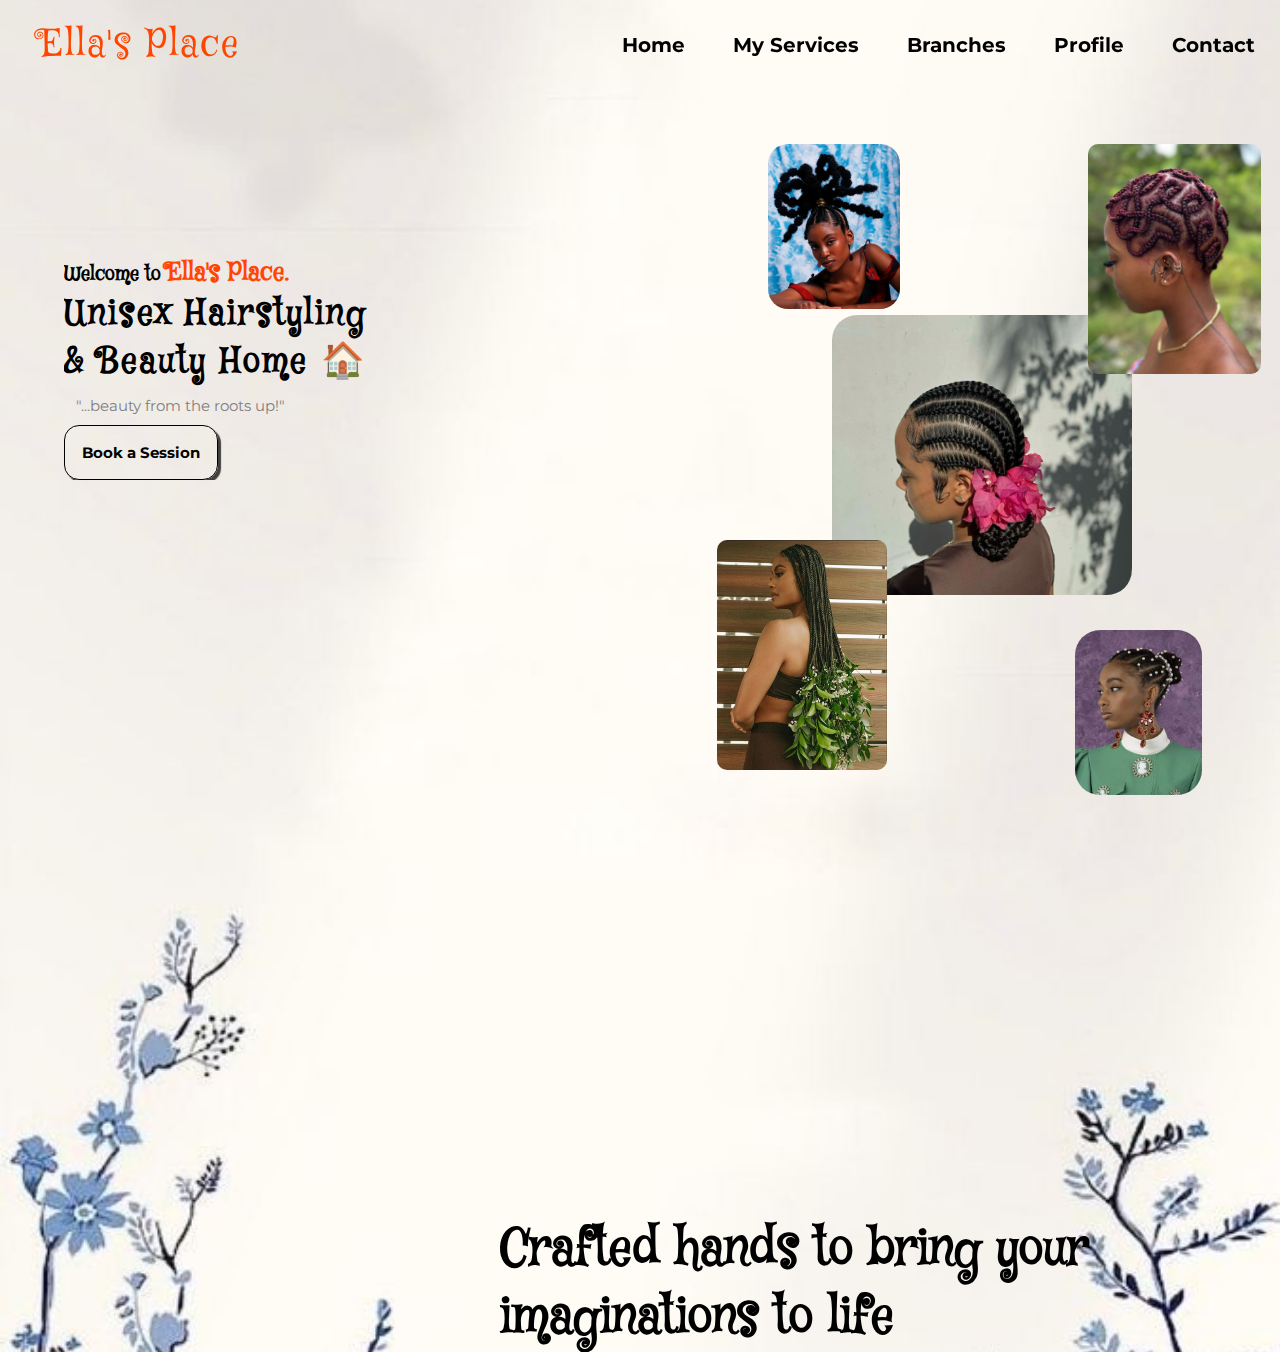
<file: index.html>
<!DOCTYPE html>
<html lang="en">
  <head>
    <meta charset="UTF-8" />
    <meta name="viewport" content="width=device-width, initial-scale=1.0" />
    <title>My Portfolio</title>
    <link rel="stylesheet" href="index.css" />
  </head>
  <body>
    <div class="overallContainer">
      <div class="intro-page">
        <header class="header">
          <a href="#" class="logo">Ella's Place</a>

          <button class="hamburger" aria-label="Toggle menu">
            <span></span>
            <span></span>
            <span></span>
          </button>

          <div class="menu">
            <ul class="nav-links">
              <li>
                <a href="portfolio.html" target="_self">Home</a>
              </li>
              <li>
                <a href="services.html" target="_self">My Services</a>
              </li>
              <li>
                <a href="branches.html" target="_self">Branches</a>
              </li>
              <li>
                <a href="profile.html" target="_self">Profile</a>
              </li>
              <li>
                <a href="contact.html" target="_self">Contact</a>
              </li>
            </ul>
          </div>
        </header>

        <!-- Intro-corner -->
        <main class="body">
          <div class="write-up-corner">
            <p class="name">Welcome to <span>Ella's Place.</span></p>
            <h2>
              Unisex Hairstyling <br />
              & Beauty Home 🏠
            </h2>
            <blockquote class="descr">
              "...beauty from the roots up!"
            </blockquote>
            <button class="book">Book a Session</button>
          </div>

          <figure class="img-corner">
            <img
              src="portfolioPics/Art&fun ! @malaikajoness @by_ntamakemwa.jpeg"
              alt="Image1"
              class="first-img img"
            />

            <img
              src="portfolioPics/baldie.jpeg"
              alt="Image2"
              class="second-img img"
            />

            <img
              src="portfolioPics/roses.jpeg"
              alt="Image3"
              class="third-img img"
            />

            <img
              src="portfolioPics/pearls.jpeg"
              alt="Image4"
              class="fourth-img img"
            />

            <img src="portfolioPics/green.jpeg" alt="Image5" class="fifth-img img" />
          </figure>

          <div class="slideshow-container">
            <div class="carousel-track">
              <div class="slide-pair">
                  <img  src="portfolioPics/Art&fun ! @malaikajoness @by_ntamakemwa.jpeg"
                    alt="Image1"/>
                  <img src="portfolioPics/baldie.jpeg"
                    alt="Image2"/>
               </div>
              <div class="slide-pair">
                  <img src="portfolioPics/roses.jpeg"
                    alt="Image3" />
                  <img src="portfolioPics/pearls.jpeg"
                    alt="Image4" />
                </div>
               <div class="slide-pair">
                 <img src="portfolioPics/green.jpeg"
                  alt="Image5"/>
                 <img src="portfolioPics/Art&fun ! @malaikajoness @by_ntamakemwa.jpeg"
                  alt="Image1"/>
              </div>
   </div>
</div>

          </div>
        </main>
      </div>

<footer class="footer">
  <h3 class="crafted">Crafted hands to bring your imaginations to life</h3>
</footer>
    </div>

    <script src="index.js"></script>
  </body>
</html>
</file>
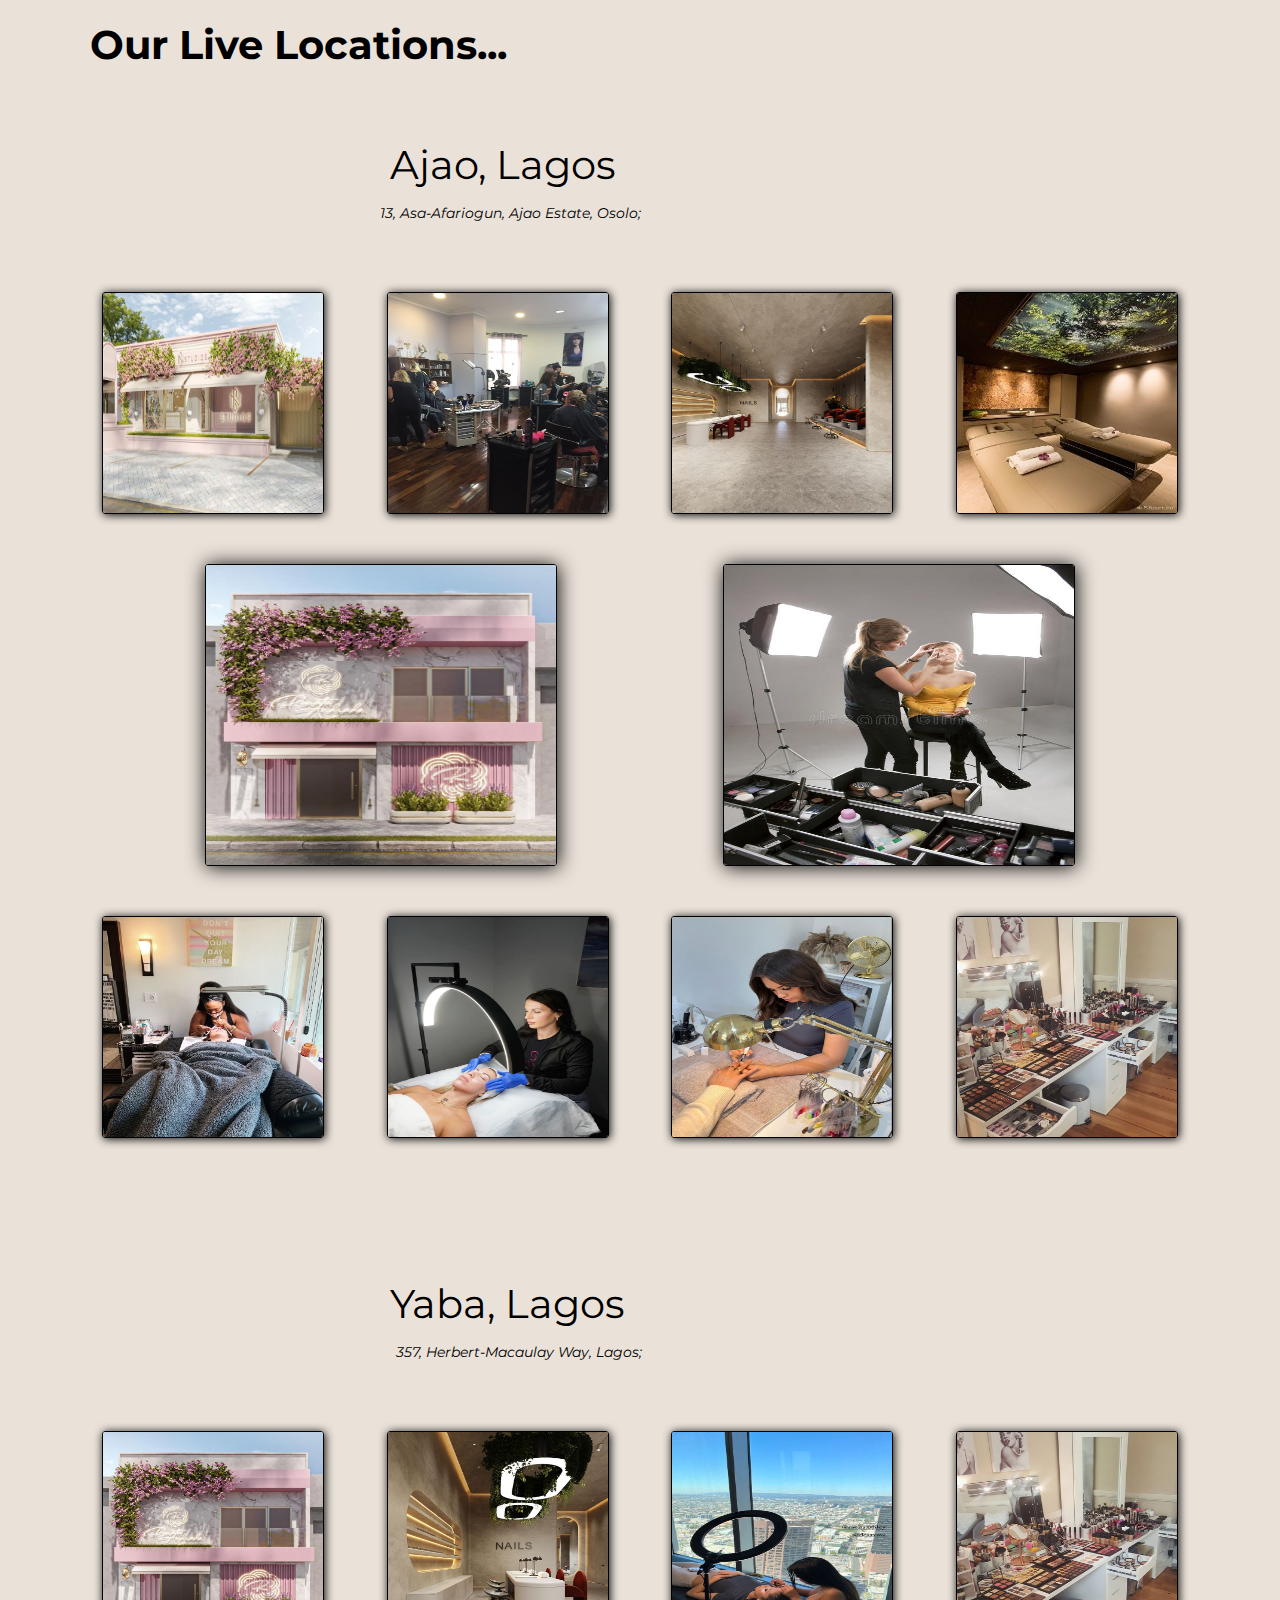
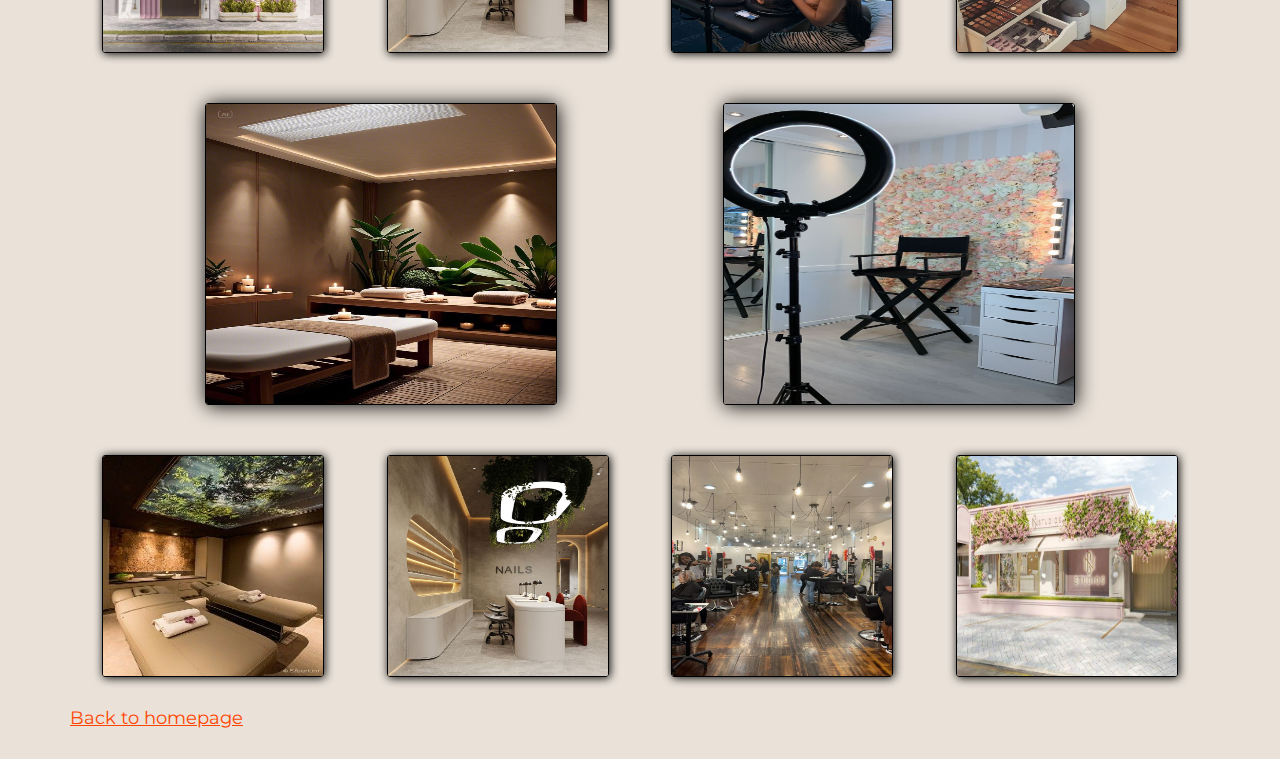
<file: branches.html>
<!DOCTYPE html>
<html lang="en">
  <head>
    <meta charset="UTF-8" />
    <meta name="viewport" content="width=device-width, initial-scale=1.0" />
    <title>My Portfolio_Branches</title>
    <link rel="stylesheet" href="branches.css" />
  </head>
  <body>
    <div class="page">
      <h1 class="live">Our Live Locations...</h1>

      <div class="ajao">
        <div class="heading">
          <p>Ajao, Lagos</p>

          <iframe
            src="https://www.google.com/maps/embed?pb=!1m18!1m12!1m3!1d3963.7988451035926!2d3.329554479345703!3d6.5470648000000145!2m3!1f0!2f0!3f0!3m2!1i1024!2i768!4f13.1!3m3!1m2!1s0x103b8d06d0a7e193%3A0x41dd48795939a26a!2sAptech%20Ajao%20Estate%20Center!5e0!3m2!1sen!2sng!4v1738769609067!5m2!1sen!2sng"
            width="150"
            height="150"
            style="border: 0"
            allowfullscreen=""
            loading="lazy"
            referrerpolicy="no-referrer-when-downgrade"
            class="map-1"
          ></iframe>
        </div>

        <address>13, Asa-Afariogun, Ajao Estate, Osolo;</address>

        <div class="row1">
          <img
            src="portfolioPics/SalonDecor/pink salon.jpeg"
            alt=""
            class="pink-salon1 small"
          />

          <img
            src="portfolioPics/SalonDecor/salon interior.jpeg"
            alt=""
            class="salon-interior small"
          />

          <img
            src="portfolioPics/SalonDecor/Design interior nails salon - Kateryna Ruban (1).jpeg"
            alt=""
            class="nail-tech small"
          />

          <img
            src="portfolioPics/SalonDecor/spa room.jpeg"
            alt=""
            class="spa-room small"
          />
        </div>

        <div class="row2">
          <img
            src="portfolioPics/SalonDecor/pink salon2.jpeg"
            alt=""
            class="pink-salon2 medium"
          />

          <img
            src="portfolioPics/SalonDecor/Make-up artist stock image_ Image of cosmetic, artist - 17984953.jpeg"
            alt=""
            class="make-up-artiste medium"
          />
        </div>

        <div class="row3">
          <img
            src="portfolioPics/SalonDecor/lashes room.jpeg"
            alt=""
            class="lash-tech small"
          />

          <img
            src="portfolioPics/SalonDecor/facials room.jpeg"
            alt=""
            class="facial-room small"
          />

          <img
            src="portfolioPics/SalonDecor/nails room.jpeg"
            alt=""
            class="nails-room small"
          />

          <img
            src="portfolioPics/SalonDecor/makeup products.jpeg"
            alt=""
            class="make-up-products small"
          />
        </div>
      </div>

     

      <!-- YABA -->

      <div class="yaba">
        <div class="heading">
          <p>Yaba, Lagos</p>

          <iframe
            src="https://www.google.com/maps/embed?pb=!1m18!1m12!1m3!1d3964.1115127766197!2d3.375745073504108!3d6.507566323351368!2m3!1f0!2f0!3f0!3m2!1i1024!2i768!4f13.1!3m3!1m2!1s0x103b8c5f44340a47%3A0xf2308a632b83e8d0!2s357%20Herbert%20Macaulay%20Wy%2C%20Sabo%20yaba%2C%20Lagos%20101245%2C%20Lagos!5e0!3m2!1sen!2sng!4v1738790990745!5m2!1sen!2sng"
            width="150"
            height="150"
            style="border: 0"
            allowfullscreen=""
            loading="lazy"
            referrerpolicy="no-referrer-when-downgrade"
            class="map-1"
          ></iframe>
        </div>

        <address>&nbsp; &nbsp; 357, Herbert-Macaulay Way, Lagos;</address>

        <div class="row1">
          <img
            src="portfolioPics/SalonDecor/pink salon2.jpeg"
            alt=""
            class="small"
          />

          <img
            src="portfolioPics/SalonDecor/Design interior nails salon - Kateryna Ruban.jpeg"
            alt=""
            class="small"
          />

          <img
            src="portfolioPics/SalonDecor/lashes room2.jpeg"
            alt=""
            class="small"
          />

          <img
            src="portfolioPics/SalonDecor/makeup products.jpeg"
            alt=""
            class="small"
          />
        </div>

        <div class="row2">
          <img
            src="portfolioPics/SalonDecor/spa room decor.jpeg"
            alt=""
            class="medium"
          />

          <img
            src="portfolioPics/SalonDecor/The Makeup Chair ✨.jpeg"
            alt=""
            class="medium"
          />
          </div>

          <div class="row3">
            <img
              src="portfolioPics/SalonDecor/spa room.jpeg"
              alt=""
              class="small"
            />

            <img
              src="portfolioPics/SalonDecor/Design interior nails salon - Kateryna Ruban.jpeg"
              alt=""
              class="small"
            />

            <img
              src="portfolioPics/SalonDecor/salon🎀.jpeg"
              alt=""
              class="small"
            />

            <img
              src="portfolioPics/SalonDecor/pink salon.jpeg"
              alt=""
              class="small"
            />
          
        </div>
      </div>
       <a href="index.html" class="home">Back to homepage</a>
    </div>
  </body>
</html>
</file>
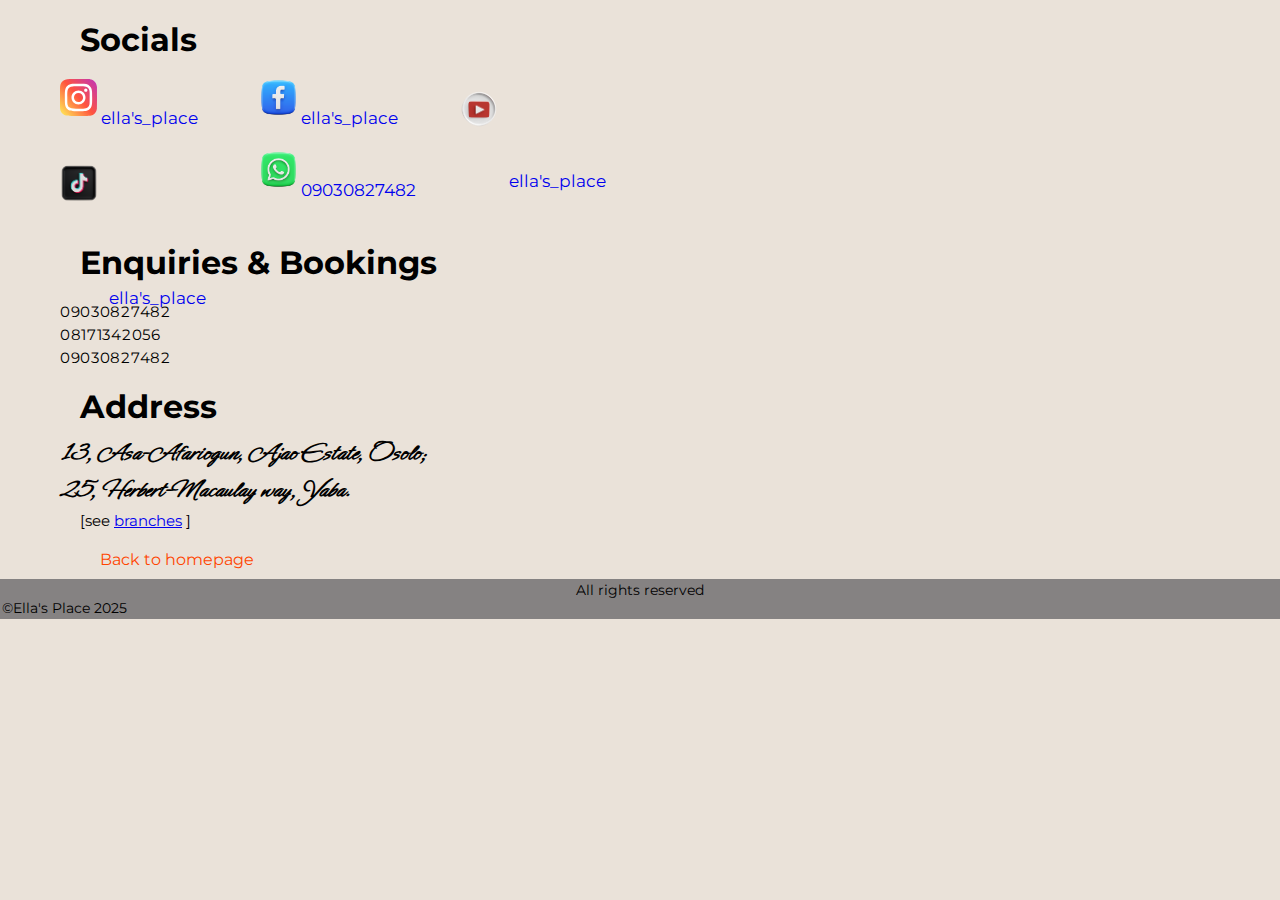
<file: contact.html>
<!DOCTYPE html>
<html lang="en">
  <head>
    <meta charset="UTF-8" />
    <meta name="viewport" content="width=device-width, initial-scale=1.0" />
    <title>My Portfolio_contact</title>
    <link rel="stylesheet" href="contact.css" />
  </head>
  <body>
    <div class="socials-container">
      <h1 class="socials">Socials</h1>

      <div class="social-media-handles">
      <div class="instagram">
        <img src="portfolioPics/instagram.svg" alt="" class="logo insta-logo" />
        <a href="#" class="social-link ig-link">ella's_place</a>
      </div>

      <div class="facebook">
        <img
          src="portfolioPics/facebook.png"
          alt=""
          class="logo facebook-logo"
        />
        <a href="#" class="social-link fb-link">ella's_place</a>
      </div>

      <div class="youtube">
        <img
          src="portfolioPics/youtube-logo.png"
          alt=""
          class="logo youtube-logo"
        />
        <a href="#" class="social-link yt-link">ella's_place</a>
      </div>

      <div class="tiktok">
        <img src="portfolioPics/tiktok.png" alt="" class="logo tiktok-logo" />
        <a href="#" class="social-link tiktok-link">ella's_place</a>
      </div>

      <div class="whatsapp">
        <img
          src="portfolioPics/whatsapp.png"
          alt=""
          class="logo whatsapp-logo"
        />
        <a href="#" class="social-link whatsapp-link">09030827482</a>
      </div>
      </div>
    </div>



    <!-- enquiries -->
     <div class="numbers-section">
    <h1 class="enquiries"> Enquiries &  Bookings</h1>
    <p class="phone">09030827482</p>
    <p class="phone">08171342056</p>
    <p class="phone">09030827482</p>
      </div>



    <!-- address -->
    <h1 class="address">Address</h1>
    <address>13, Asa-Afariogun, Ajao Estate, Osolo;</address>
    <address>25, Herbert-Macaulay way, Yaba.</address>
    <p class="more">[see <a href="branches.html" class="branches">branches</a> ]</p>

    <a href="index.html" class="home">Back to homepage</a>
    <footer>
      <p>All rights reserved</p>
      &copy;Ella's Place 2025
    </footer>
  </body>
</html>
</file>
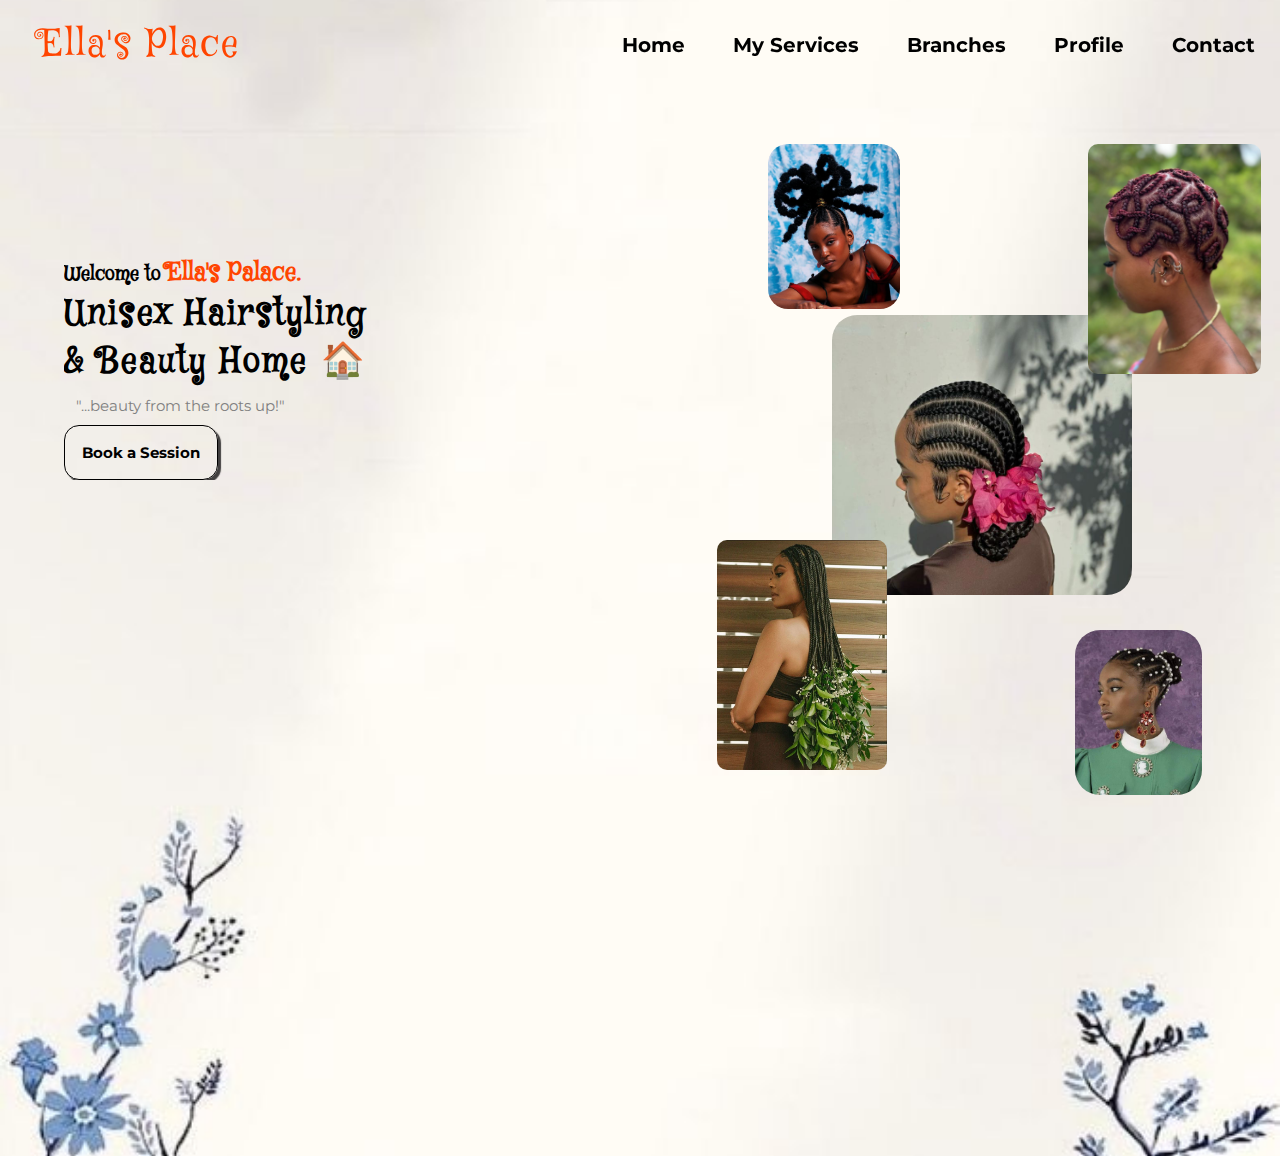
<file: portfolio.html>
<!DOCTYPE html>
<html lang="en">
  <head>
    <meta charset="UTF-8" />
    <meta name="viewport" content="width=device-width, initial-scale=1.0" />
    <title>My Portfolio</title>
    <link rel="stylesheet" href="portfolio.css" />
  </head>
  <body>
    <div class="overallContainer">
      <div class="intro-page">
        <header class="header">
          <a href="#" class="logo">Ella's Place</a>

          <button class="hamburger" aria-label="Toggle menu">
            <span></span>
            <span></span>
            <span></span>
          </button>

          <div class="menu">
            <ul class="nav-links">
              <li>
                <a href="portfolio.html" target="_self">Home</a>
              </li>
              <li>
                <a href="services.html" target="_self">My Services</a>
              </li>
              <li>
                <a href="branches.html" target="_self">Branches</a>
              </li>
              <li>
                <a href="profile.html" target="_self">Profile</a>
              </li>
              <li>
                <a href="contact.html" target="_self">Contact</a>
              </li>
            </ul>
          </div>
        </header>

        <!-- Intro-corner -->
        <main class="body">
          <div class="write-up-corner">
            <p class="name">Welcome to <span>Ella's Palace.</span></p>
            <h2>
              Unisex Hairstyling <br />
              & Beauty Home 🏠
            </h2>
            <blockquote class="descr">
              "...beauty from the roots up!"
            </blockquote>
            <button class="book">Book a Session</button>
          </div>

          <figure class="img-corner">
            <img
              src="portfolioPics/Art&fun ! @malaikajoness @by_ntamakemwa.jpeg"
              alt="Image1"
              class="first-img img"
            />

            <img
              src="portfolioPics/baldie.jpeg"
              alt="Image2"
              class="second-img img"
            />

            <img
              src="portfolioPics/roses.jpeg"
              alt="Image3"
              class="third-img img"
            />

            <img
              src="portfolioPics/pearls.jpeg"
              alt="Image4"
              class="fourth-img img"
            />

            <img src="portfolioPics/green.jpeg" alt="Image5" class="fifth-img img" />
          </figure>

          <div class="slideshow-container">
            <div class="carousel-track">
              <div class="slide-pair">
                  <img  src="portfolioPics/Art&fun ! @malaikajoness @by_ntamakemwa.jpeg"
                    alt="Image1"/>
                  <img src="portfolioPics/baldie.jpeg"
                    alt="Image2"/>
               </div>
              <div class="slide-pair">
                  <img src="portfolioPics/roses.jpeg"
                    alt="Image3" />
                  <img src="portfolioPics/pearls.jpeg"
                    alt="Image4" />
                </div>
               <div class="slide-pair">
                 <img src="portfolioPics/green.jpeg"
                  alt="Image5"/>
                 <img src="portfolioPics/Art&fun ! @malaikajoness @by_ntamakemwa.jpeg"
                  alt="Image1"/>
              </div>
   </div>
</div>

          </div>
        </main>
      </div>

      <!-- Page 2 -->
      <footer>
        <!-- <h3 class="crafted">
          Crafted hands to bring your imaginations to life
        </h3> -->
      </footer>
    </div>

    <script src="portfolio.js"></script>
  </body>
</html>
</file>
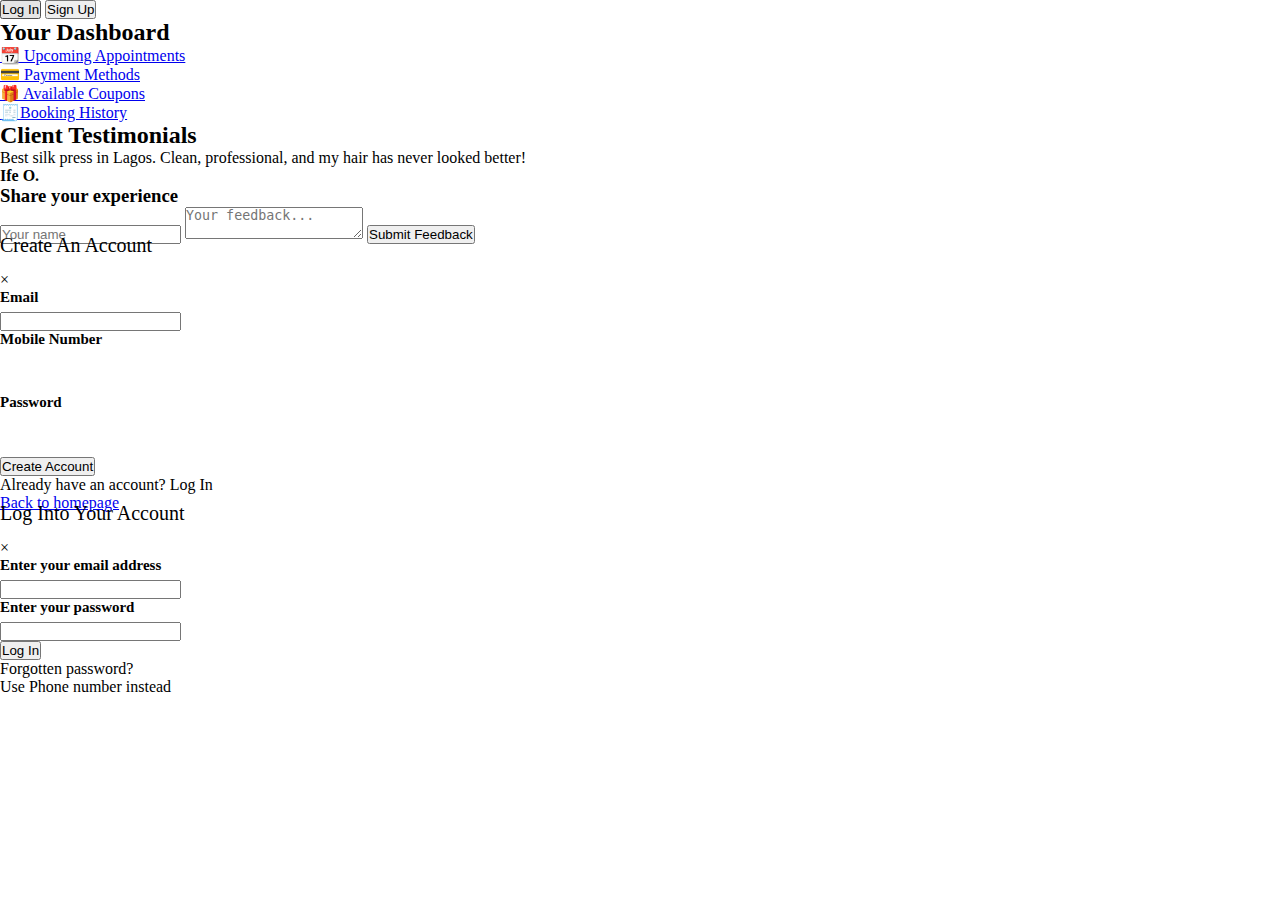
<file: profile.html>
<!DOCTYPE html>
<html lang="en">
  <head>
    <meta charset="UTF-8" />
    <meta name="viewport" content="width=device-width, initial-scale=1.0" />
    <title>My Portfolio_Profile</title>
    <link rel="stylesheet" href="profile.css" />
  </head>
  <body class="body">
<div class="blur hidden"></div>
    <!-- SIGN IN POPUP -->
    <div class="register">
      <button class="log-in-btn">Log In</button>
      <button class="sign-up-btn">Sign Up</button>
    </div>

    <!-- main part -->
    <div class="main">
      <!-- DASHBOARD -->
      <section class="client-dashboard">
  <h2>Your Dashboard</h2>
  <ul>
    <li><a href="#">📆 Upcoming Appointments</a></li>
    <li><a href="#">💳 Payment Methods</a></li>
    <li><a href="#">🎁 Available Coupons</a></li>
    <li><a href="
      #">🧾Booking History</a></li>
  </ul>
</section>

<!-- TESTIMONIALS -->
<section class="testimonials">
  <h2>Client Testimonials</h2>

  <div class="testimonial-container">
    <div class="testimonial-slider">
      <!-- Testimonials will be inserted here dynamically -->
    </div>
  </div>

  <form id="feedback-form">
    <h3>Share your experience</h3>
    <input type="text" id="client-name" placeholder="Your name" required />
    <textarea id="client-feedback" placeholder="Your feedback..." required></textarea>
    <button type="submit" class="action-btn">Submit Feedback</button>
  </form>
</section>


    </div>

    <div class="sign-up-popup hidden">
      <p class="create">Create An Account </p>
      <span class="cancel">&times;</span>

      <div class="email category">Email</div>
      <input type="email" name="email" id=""  required />

      <div class="number category">Mobile Number</div>
      <input
        type="tel"
        name="number"
        id="001"
        class="input"
        required
      />

      <div class="password category">Password</div>
      <input
        type="password"
        name=""
        id="002"
        class="input"
        required
        title=" at least one character, one number and one special character"
      />

      <div>
        <button class="action-btn">Create Account</button>
      </div>

      <p class="already">
        Already have an account?
        <span class="log-in-suggestion suggestion">Log In</span> 
      </p>
    </div>

    <a href="index.html">Back to homepage</a>

    <!-- LOG IN POPUP -->
    <div class="log-in-popup hidden">
      <p class="create">Log Into Your Account </p>
      <span class="cancel">&times;</span>
      <p class="email category">Enter your email address</p>
      <input type="email" class="email" />

      <p class="password category">Enter your password</p>
      <input type="password" class="password" />

      <br>
      <button class="log-in-btnII action-btn">Log In</button>

      <br>
    
       <span class="suggestion">Forgotten password?</span>
       <br>

      <span class="suggestion">Use Phone number instead</span>
    </div>
  </body>

  <script src="profile.js"></script>
</html>
</file>
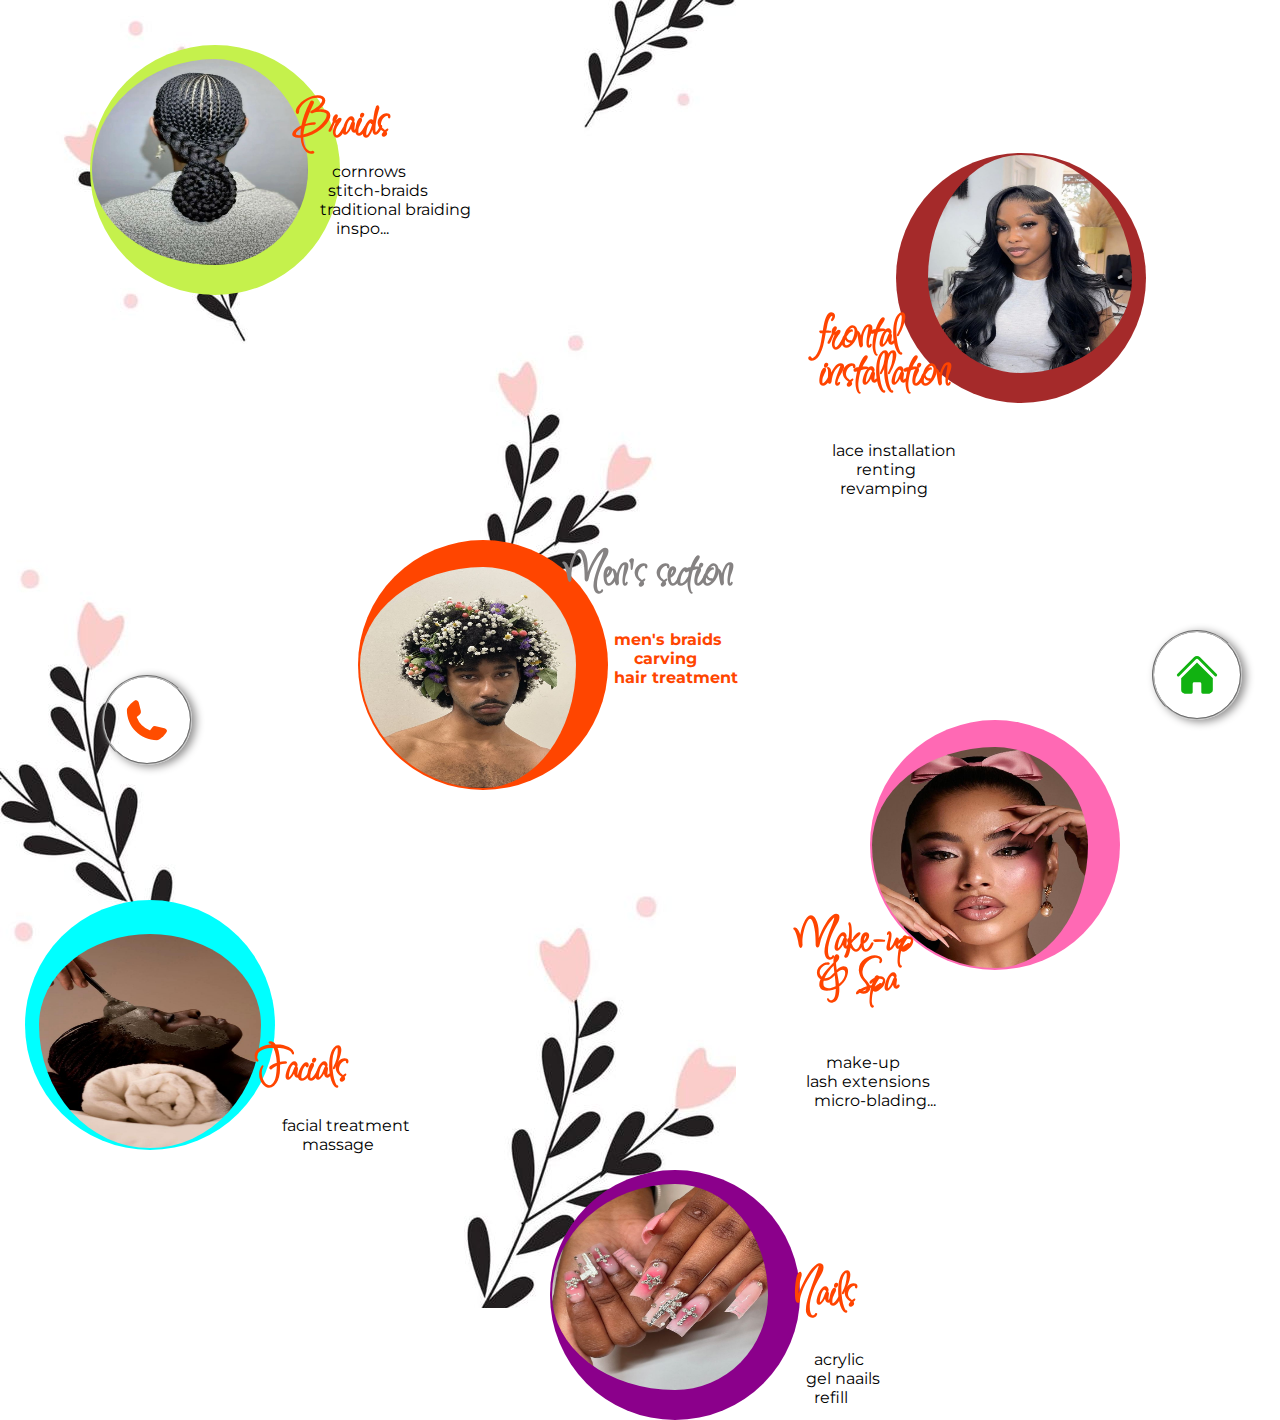
<file: services.html>
<!DOCTYPE html>
<html lang="en">
  <head>
    <meta charset="UTF-8" />
    <meta name="viewport" content="width=device-width, initial-scale=1.0" />
    <title>My portfolio_Services</title>
    <link rel="stylesheet" href="services.css" />
  </head>
  <body>
    <!-- braids section -->
    <a href="#" class="braids"
      ><img
        src="portfolioPics/braids menu.jpeg"
        alt=""
        class="menu-items img-1"
    /></a>
    <p class="braids-descr descr">Braids</p>

    <p class="braids-write-up write-up">
      &nbsp; &nbsp;cornrows <br />
      &nbsp;&nbsp;stitch-braids <br />
      traditional braiding <br />
      &nbsp;&nbsp;&nbsp;&nbsp;inspo...
    </p>

    <!-- frontals section -->
    <a href="#" class="frontal-installation"
      ><img
        src="portfolioPics/frontals menu.jpeg"
        alt=""
        class="menu-items img-2"
    /></a>
    <p class="frontals-descr descr">
      frontal <br />
      installation
    </p>
    <p class="frontals-write-up write-up">
      lace installation <br />
      &nbsp; &nbsp; &nbsp; renting <br />
      &nbsp; revamping
    </p>

    <!-- men's section -->
    <a href="#" class="mens-hair"
      ><img src="portfolioPics/men's menu.jpeg" alt="" class="menu-items img-3"
    /></a>
    <p class="mens-descr descr">Men's section</p>
    <p class="mens-write-up write-up">
      men's braids <br />
      &nbsp; &nbsp; carving <br />
      hair treatment
    </p>

    <!-- makeup section -->
    <a href="#" class="make-up"
      ><img
        src="portfolioPics/make-up menu.jpeg"
        alt=""
        class="menu-items img-4"
    /></a>
    <p class="make-up-descr descr">
      Make-up <br />
      &nbsp; & Spa
    </p>
    <p class="make-up-write-up write-up">
      &nbsp; &nbsp; &nbsp;make-up <br />
      lash extensions <br />&nbsp; micro-blading...
    </p>

    <a href="#"
      ><img src="portfolioPics/facial.jpeg" alt="" class="menu-items img-5"
    /></a>
    <p class="facials-descr descr">Facials</p>
    <p class="facials-write-up write-up">
      facial treatment <br />
      &nbsp; &nbsp; &nbsp;massage <br />
    </p>


    <a href="#"><img src="portfolioPics/cross nails.jpeg" alt="" class="menu-items img-6"></a>
    <p class="nails-descr descr">Nails</p>
    <p class="nails-write-up write-up"> &nbsp; acrylic <br>gel naails <br> &nbsp;
       refill</p>






    <!-- Icons -->
    <a href="index.html">
      <svg
        xmlns="http://www.w3.org/2000/svg"
        viewBox="0 0 24 24"
        fill="currentColor"
        class="size-6 home"
      >
        <path
          d="M11.47 3.841a.75.75 0 0 1 1.06 0l8.69 8.69a.75.75 0 1 0 1.06-1.061l-8.689-8.69a2.25 2.25 0 0 0-3.182 0l-8.69 8.69a.75.75 0 1 0 1.061 1.06l8.69-8.689Z"
        />
        <path
          d="m12 5.432 8.159 8.159c.03.03.06.058.091.086v6.198c0 1.035-.84 1.875-1.875 1.875H15a.75.75 0 0 1-.75-.75v-4.5a.75.75 0 0 0-.75-.75h-3a.75.75 0 0 0-.75.75V21a.75.75 0 0 1-.75.75H5.625a1.875 1.875 0 0 1-1.875-1.875v-6.198a2.29 2.29 0 0 0 .091-.086L12 5.432Z"
        />
      </svg>
    </a>

    <a href="contact.html"
      ><svg
        xmlns="http://www.w3.org/2000/svg"
        viewBox="0 0 24 24"
        fill="currentColor"
        class="size-6 phone"
      >
        <path
          fill-rule="evenodd"
          d="M1.5 4.5a3 3 0 0 1 3-3h1.372c.86 0 1.61.586 1.819 1.42l1.105 4.423a1.875 1.875 0 0 1-.694 1.955l-1.293.97c-.135.101-.164.249-.126.352a11.285 11.285 0 0 0 6.697 6.697c.103.038.25.009.352-.126l.97-1.293a1.875 1.875 0 0 1 1.955-.694l4.423 1.105c.834.209 1.42.959 1.42 1.82V19.5a3 3 0 0 1-3 3h-2.25C8.552 22.5 1.5 15.448 1.5 6.75V4.5Z"
          clip-rule="evenodd"
        />
      </svg>
    </a>

    <script src="services.js"></script>
  </body>
</html>
</file>
<file: index.css>
@import url("https://fonts.googleapis.com/css2?family=Mystery+Quest&display=swap");

@import url("https://fonts.googleapis.com/css2?family=Montserrat:ital,wght@0,100..900;1,100..900&display=swap");

* {
  margin: 0;
  padding: 0;
  box-sizing: border-box;
}

body {
  width: 100vw;
  overflow-x: hidden;
  font-family: "Mystery Quest", serif;
  background: url(portfolioPics/flower\ background.jpeg);
  background-size: auto 500px;
  background-size: cover;
  background-position: center;
  background-repeat: no-repeat;
}

.hidden {
  display: none;
}

.logo {
  cursor: pointer;
  margin-left: 40px;
  width: 300px;
  font-size: 38px;
  letter-spacing: 2px;
  text-decoration: none;
  color: orangered;
}

.hamburger {
  display: none;
  background: none;
  border: none;
  color: orangered;
  font-size: 1.5rem;
  cursor: pointer;
  border: 1px groove black;
  padding: 10px;
  border-radius: 5px;
}

.hamburger span {
  display: block;
  width: 25px;
  height: 3px;
  margin: 5px 0;
  background: orangered;
  transition: 0.4s;
}

.menu {
  z-index: 100;
}

.nav-links {
  list-style: none;
  display: flex;
  gap: 3rem;
  cursor: pointer;
  margin-right: 25px;
}

.nav-links a {
  text-decoration: none;
  color: black;
  font-weight: bold;
  font-size: 20px;
  transition: 0.3s ease;
  padding-bottom: 5px;
  font-family: "Montserrat", serif;
}

.nav-links a:hover {
  color: orangered;
  border-bottom: 1.5px solid orangered;
}

header {
  position: fixed;
  top: 0;
  left: 0;
  width: 100%;
  height: 90px;
  display: flex;
  align-items: center;
  justify-content: space-between;
}

.sticky {
  position: fixed;
  top: 0;
  left: 0;
  background-color: #858282;
  z-index: 100;
}

.body {
  margin-top: 20%;
  margin-left: 5%;
  width: 100%;
  overflow-x: hidden;
}

.write-up-corner p {
  font-weight: bold;
  font-size: 20px;
}

.write-up-corner span {
  color: orangered;
  font-size: 25px;
}

.write-up-corner h2 {
  font-size: 35px;
  letter-spacing: 2px;
  margin-bottom: 10px;
}

.descr {
  color: grey;
  margin-top: 8px;
  margin-bottom: 10px;
  margin-left: 12px;
  font-family: "Montserrat", serif;
  font-size: 15px;
}

.write-up-corner button {
  padding: 17px;
  background-color: transparent;
  border-radius: 15px;
  border-width: 1px;
  border-style: groove;
  font-weight: bolder;
  font-size: 15px;
  box-shadow: 3px 3px 1px rgb(65, 63, 63);
  transition: 0.5s all ease-in;
  font-family: "Montserrat", serif;
  cursor: pointer;
}

.book:hover {
  background-color: rgb(235, 107, 61);
}

.first-img {
  max-width: 300px;
  height: 165px;
  width: auto;
  border-radius: 20px;
  position: absolute;
  top: 16%;
  left: 60%;
  z-index: 2;
}

.second-img {
  max-width: 300px;
  height: 230px;
  width: auto;
  border-radius: 10px;
  position: absolute;
  top: 16%;
  left: 85%;
  z-index: 2;
}

.third-img {
  max-width: 300px;
  height: 280px;
  width: auto;
  border-radius: 25px;
  position: absolute;
  top: 35%;
  left: 65%;
  z-index: 1;
}

.fourth-img {
  max-width: 300px;
  height: 165px;
  width: auto;
  border-radius: 25px;
  position: absolute;
  top: 70%;
  left: 84%;
  z-index: 2;
}

.fifth-img {
  max-width: 300px;
  height: 230px;
  width: 170px;
  border-radius: 10px;
  position: absolute;
  top: 60%;
  left: 56%;
  z-index: 2;
}

.intro-page {
  height: 100vh;
  width: 100vw;
}

.crafted {
  margin: 60px 0px 0px 500px;
  font-size: 50px;
  position: relative;

  animation-name: moving-text;
  animation-duration: 6s;
  animation-timing-function: linear;
  animation-delay: 0s;
  animation-iteration-count: infinite;
  animation-direction: normal;
  animation-play-state: running;
}

.slideshow-container {
  display: none;
}

@keyframes moving-text {
  0% {
  }

  25% {
    left: -50px;
    top: -50px;
  }

  50% {
    left: -30px;
    top: -100px;
  }

  75% {
    left: -20px;
    top: -70px;
  }

  100% {
  }
}

@media (max-width: 360px) {
  body {
    overflow: hidden;
  }

  .header {
    max-width: 100%;
  }

  .logo {
    font-size: 40px;
    margin-left: 10px;
  }

  .hamburger {
    display: block;
    position: absolute;
    left: 85%;
  }

  .nav-links {
    position: fixed;
    top: 80px;
    left: -100%;
    width: 70%;
    height: 100%;
    background: #858282;
    flex-direction: column;
    align-items: center;
    padding: 2rem 0;
    transition: 0.1s;
    border-radius: 4px;
    z-index: 1000;
  }

  .nav-links.active {
    left: 0;
  }

  .hamburger.active span:nth-child(1) {
    transform: rotate(-45deg) translate(-5px, 6px);
  }

  .hamburger.active span:nth-child(2) {
    opacity: 0;
  }

  .hamburger.active span:nth-child(3) {
    transform: rotate(45deg) translate(-5px, -6px);
  }

  .write-up-corner {
    position: absolute;
    top: 15%;
    height: 200px;
  }

  .write-up-corner p {
    font-size: 17px;
    margin-bottom: 7px;
  }
  .write-up-corner span {
    font-size: 22px;
  }
  .write-up-corner h2 {
    font-size: 30px;
    letter-spacing: 0.2px;
    line-height: 1.3;
  }
  .write-up-corner button {
    padding: 10px;
    font-weight: bold;
  }

  .img-corner {
    display: none;
  }

  .slideshow-container {
    width: 100%;
    max-width: 200px;
    height: 150px;
    overflow: hidden;
    margin: 0 auto;
    position: absolute;
    top: 50%;
    left: 22%;
    display: block;
    opacity: 1;
    transition: opacity 0.4s ease;
  }

  .carousel-track {
    display: flex;
    transition: transform 1s ease-in-out;
    max-width: 200px;
  }

  .slide-pair {
    display: flex;
    flex: 0 0 100%;
    justify-content: center;
    gap: 10px;
  }

  .slide-pair img {
    width: 40%;
    border-radius: 4px;
    object-fit: cover;
  }

  img {
    width: 100px;
    height: 150px;
    position: static !important;
    margin: 0;
    padding: 0;
    flex: 1 1 45%;
    max-width: 32%;
  }

  .crafted {
    font-size: 20px;
    animation: none;
    position: absolute;
    top: 78%;
    margin: 0px 10px;
    text-align: center;
  }
}

@media (max-width: 480px) {
  body {
    overflow: hidden;
  }

  .header {
    max-width: 100%;
  }

  .logo {
    font-size: 40px;
    margin-left: 10px;
  }

  .hamburger {
    display: block;
    position: absolute;
    left: 85%;
  }

  .nav-links {
    position: fixed;
    top: 80px;
    left: -100%;
    width: 70%;
    height: 65%;
    background: #858282;
    flex-direction: column;
    align-items: center;
    padding: 2rem 0;
    transition: 0.1s;
    border-radius: 4px;
    z-index: 1000;
  }

  .nav-links.active {
    left: 0;
  }

  .hamburger.active span:nth-child(1) {
    transform: rotate(-45deg) translate(-5px, 6px);
  }

  .hamburger.active span:nth-child(2) {
    opacity: 0;
  }

  .hamburger.active span:nth-child(3) {
    transform: rotate(45deg) translate(-5px, -6px);
  }

  .write-up-corner {
    position: absolute;
    top: 15%;
    height: 200px;
  }

  .write-up-corner p {
    font-size: 17px;
    margin-bottom: 7px;
  }
  .write-up-corner span {
    font-size: 22px;
  }
  .write-up-corner h2 {
    font-size: 30px;
    letter-spacing: 0.2px;
    line-height: 1.3;
  }
  .write-up-corner button {
    padding: 10px;
    font-weight: bold;
  }

  .img-corner {
    display: none;
  }

  .slideshow-container {
    width: 100%;
    max-width: 350px;
    height: 185px;
    overflow: hidden;
    margin: 0 auto;
    position: absolute;
    display: block;
    opacity: 1;
    transition: opacity 0.4s ease;
    top: 48%;
    left: 3%;
  }

  .carousel-track {
    display: flex;
    width: calc(40px * 3);
    height: 100%;
    width: 350px;
    transition: transform 1s ease-in-out;
  }

  .slide-pair {
    display: flex;
    width: 350px;
    height: 100%;
    gap: 10px;
    flex-shrink: 0;
    justify-content: center;
    align-items: center;
  }

  .slide-pair img {
    /* flex: 1 1 50%; */
    width: calc(50% - 5px);
    height: 100%;
    object-fit: cover;
    border-radius: 0;
  }

  img {
    width: 100px;
    height: 150px;
    position: static !important;
    margin: 0;
    padding: 0;
    flex: 1 1 45%;
    max-width: 32%;
    border-radius: 4px;
  }

  .crafted {
    font-size: 22px;
    animation: none;
    position: absolute;
    top: 78%;
    margin: 0px 10px;
    text-align: center;
  }
}

@media (max-width: 432px) and (min-height: 915px){
    body {
    overflow: hidden;
  }

  .header {
    max-width: 100%;
  }

  .logo {
    font-size: 50px;
    margin-left: 10px;
  }

  .hamburger {
    display: block;
    position: absolute;
    left: 85%;
  }

  .nav-links {
    position: fixed;
    top: 80px;
    left: -100%;
    width: 70%;
    height: 68%;
    background: #858282;
    flex-direction: column;
    align-items: center;
    padding: 2rem 0;
    transition: 0.1s;
    z-index: 1000;
  }

  .nav-links.active {
    left: 0;
  }

  .hamburger.active span:nth-child(1) {
    transform: rotate(-45deg) translate(-5px, 6px);
  }

  .hamburger.active span:nth-child(2) {
    opacity: 0;
  }

  .hamburger.active span:nth-child(3) {
    transform: rotate(45deg) translate(-5px, -6px);
  }

  .write-up-corner {
    position: absolute;
    top: 15%;
    height: 350px;
  }

  .write-up-corner p {
    font-size: 37px;
    margin-bottom: 10px;
  }
  .write-up-corner span {
    font-size: 40px;
  }
  .write-up-corner h2 {
    font-size: 40px;
    letter-spacing: 0.2px;
    line-height: 1.3;
    margin-bottom: 20px;
  }

  .descr{
    font-size: 20px;
    margin-bottom: 15px;
  }
  .write-up-corner button {
    padding: 20px;
    font-weight: bold;
    font-size: 20px;
    margin-bottom: 20px;
  }

  .img-corner {
    display: none;
  }

  .slideshow-container {
    width: 100%;
    max-width: 400px;
    height: 250px;
    overflow: hidden;
    margin: 0 auto;
    position: absolute;
    display: block;
    opacity: 1;
    transition: opacity 0.4s ease;
    top: 50%;
    left: 3%;
  }

  .carousel-track {
    display: flex;
    width: calc(50px * 3);
    height: 100%;
    width: 350px;
    transition: transform 1s ease-in-out;
  }

  .slide-pair {
    display: flex;
    width: 350px;
    height: 100%;
    gap: 20px;
    flex-shrink: 0;
    justify-content: center;
    align-items: center;
  }

  .slide-pair img {
    /* flex: 1 1 50%; */
    width: calc(50% - 10px);
    height: 100%;
    object-fit: cover;
    border-radius: 0;
  }


  .crafted {
    font-size: 24px;
    animation: none;
    position: absolute;
    top: 80%;
    margin: 0px 10px;
    text-align: center;
  }
}

@media (max-width: 768px) {
  .slideshow-container {
    display: block;
  }

  @media (max-width: 1024px) {
    /* Desktop styles: multi-column layout, hover effects */
  }

  @media (max-width: 1280px) {
    /* Big screens: more white space, larger containers */
  }
}
</file>
<file: branches.css>
@import url("https://fonts.googleapis.com/css2?family=Montserrat:ital,wght@0,100..900;1,100..900&display=swap");

* {
  margin: 0;
  padding: 0;
}

body {
  background-color: rgb(234, 226, 217);
  font-family: "Montserrat", serif;
}

.page {
  width: 1200px;
  margin: 20px auto;
}

.live {
  margin: 10px 0px 10px 50px;
  font-size: 40px;
}

.ajao p,
.yaba p {
  font-size: 40px;
  margin: 30px 0px 10px 0px;
}

.map-1 {
  border-radius: 50%;
}

.small {
  width: 220px;
  height: 220px;
  border-radius: 3px;
  border: 1px solid black;
  box-shadow: 1px 1px 10px black;
  transition: 0.4s ease-in-out;
}

.small:hover{
transform: scale(1.3) translateY(-15px) ;
}

.medium {
  width: 350px;
  height: 300px;
  border-radius: 3px;
  border: 1px solid black;
  box-shadow: 1px 1px 20px black;
  transition: 0.4s ease-in-out;
}

.medium:hover{
transform: translateY(-15px) ;

}

.row1 {
  width: 1200px;
  display: flex;
  justify-content: space-evenly;
  align-items: center;
  margin-top: 70px;
}

.row2,
.row3 {
  width: 1200px;
  display: flex;
  justify-content: space-evenly;
  align-items: center;
  margin-top: 50px;
}

.heading {
  width: 500px;
  display: flex;
  gap: 30px;
  margin: 0 auto;
  /* justify-content: space-between; */
  align-items: center;
  justify-items: center;
}

.yaba{
  margin-top: 80px;
}

.ajao address,
.yaba address {
  font-size: 14px;
  margin-left: 340px;
  margin-top: -25px;
}

.home {
  font-size: 18px;
  color: orangered;
  margin: 30px;
  display: block;
}
</file>
<file: contact.css>
@import url('https://fonts.googleapis.com/css2?family=Montserrat:ital,wght@0,100..900;1,100..900&display=swap');

@import url('https://fonts.googleapis.com/css2?family=Ephesis&display=swap');

* {
  margin: 0;
  padding: 0;
  box-sizing: border-box;
}

body {
  background-color: rgb(234, 226, 217);
  width: 100%;
  height: 100%;
    font-family: "Montserrat", serif;
}

.socials {
  margin: 20px;
}

.logo {
  height: 37px;
  width: auto;
  margin-bottom: 8px;
}

.youtube-logo,
.tiktok-logo {
  height: 60px;
  width: auto;
  margin-left: -11px;
}

.social-link {
  text-decoration: none;
  font-size: 17px;
}

.tiktok-link {
  position: absolute;
  top: 32%;
}

.yt-link {
  position: absolute;
  top: 19%;
}

.social-link:hover {
  border-bottom: 2px solid orangered;
}

.socials-container {
  width: 600px;
  margin-left: 60px;
}

.social-media-handles {
  display: grid;
  grid-template-columns: 200px 200px 200px;
}

/* Enquiries */
.numbers-section {
  margin-left: 60px;
}

.enquiries {
  margin: 20px;
}

.phone {
  font-size: 15px;
  letter-spacing: 0.7px;
  margin-bottom: 4px;
}

/* address */
.address {
    margin: 20px 0px 10px 80px;
}

address{
    margin-left: 60px;
    margin-bottom: 4px;
    font-size: 25px;
    font-weight: bolder;
     font-family: "Ephesis", serif;
}

.more{
    margin: 5px 0px 5px 80px;
    font-size: 15px;
}

.home{
    text-decoration: none;
    font-size: 16px;
    color: orangered;
    display: block;
    margin: 20px 0px 10px 100px;
}

footer {
  border: 2px solid transparent;
  background-color: #858282;
  justify-items: center;
  font-size: 14px;
  letter-spacing: 0.7;
}

.heading{
  display: flex;
}
</file>
<file: portfolio.css>
@import url("https://fonts.googleapis.com/css2?family=Mystery+Quest&display=swap");

@import url("https://fonts.googleapis.com/css2?family=Montserrat:ital,wght@0,100..900;1,100..900&display=swap");

* {
  margin: 0;
  padding: 0;
  box-sizing: border-box;
}

body {
  width: 100vw;
  overflow-x: hidden;
  font-family: "Mystery Quest", serif;
  background: url(portfolioPics/flower\ background.jpeg);
  background-size: auto 500px;
  background-size: cover;
  background-position: center;
  background-repeat: no-repeat;
}

.hidden {
  display: none;
}

.logo {
  cursor: pointer;
  margin-left: 40px;
  width: 300px;
  font-size: 38px;
  letter-spacing: 2px;
  text-decoration: none;
  color: orangered;
}

.hamburger {
  display: none;
  background: none;
  border: none;
  color: orangered;
  font-size: 1.5rem;
  cursor: pointer;
  border: 1px groove black;
  padding: 10px;
  border-radius: 5px;
}

.hamburger span {
  display: block;
  width: 25px;
  height: 3px;
  margin: 5px 0;
  background: orangered;
  transition: 0.4s;
}

.menu {
  z-index: 100;
}

.nav-links {
  list-style: none;
  display: flex;
  gap: 3rem;
  cursor: pointer;
  margin-right: 25px;
}

.nav-links a {
  text-decoration: none;
  color: black;
  font-weight: bold;
  font-size: 20px;
  transition: 0.3s ease;
  padding-bottom: 5px;
  font-family: "Montserrat", serif;
}

.nav-links a:hover {
  color: orangered;
  border-bottom: 1.5px solid orangered;
}

header {
  position: fixed;
  top: 0;
  left: 0;
  width: 100%;
  height: 90px;
  display: flex;
  align-items: center;
  justify-content: space-between;
}

.sticky {
  position: fixed;
  top: 0;
  left: 0;
  background-color: #858282;
  z-index: 100;
}

.body {
  margin-top: 20%;
  margin-left: 5%;
  width: 100%;
  overflow-x: hidden;
}

.write-up-corner p {
  font-weight: bold;
  font-size: 20px;
}

.write-up-corner span {
  color: orangered;
  font-size: 25px;
}

.write-up-corner h2 {
  font-size: 35px;
  letter-spacing: 2px;
  margin-bottom: 10px;
}

.descr {
  color: grey;
  margin-top: 8px;
  margin-bottom: 10px;
  margin-left: 12px;
  font-family: "Montserrat", serif;
  font-size: 15px;
}

.write-up-corner button {
  padding: 17px;
  background-color: transparent;
  border-radius: 15px;
  border-width: 1px;
  border-style: groove;
  font-weight: bolder;
  font-size: 15px;
  box-shadow: 3px 3px 1px rgb(65, 63, 63);
  transition: 0.5s all ease-in;
  font-family: "Montserrat", serif;
  cursor: pointer;
}

.book:hover {
  background-color: rgb(235, 107, 61);
}

.first-img {
  max-width: 300px;
  height: 165px;
  width: auto;
  border-radius: 20px;
  position: absolute;
  top: 16%;
  left: 60%;
  z-index: 2;
}

.second-img {
  max-width: 300px;
  height: 230px;
  width: auto;
  border-radius: 10px;
  position: absolute;
  top: 16%;
  left: 85%;
  z-index: 2;
}

.third-img {
  max-width: 300px;
  height: 280px;
  width: auto;
  border-radius: 25px;
  position: absolute;
  top: 35%;
  left: 65%;
  z-index: 1;
}

.fourth-img {
  max-width: 300px;
  height: 165px;
  width: auto;
  border-radius: 25px;
  position: absolute;
  top: 70%;
  left: 84%;
  z-index: 2;
}

.fifth-img {
  max-width: 300px;
  height: 230px;
  width: 170px;
  border-radius: 10px;
  position: absolute;
  top: 60%;
  left: 56%;
  z-index: 2;
}

.intro-page {
  height: 100vh;
  width: 100vw;
}

.crafted {
  margin: 60px 0px 0px 500px;
  font-size: 50px;
  position: relative;

  animation-name: moving-text;
  animation-duration: 6s;
  animation-timing-function: linear;
  animation-delay: 0s;
  animation-iteration-count: infinite;
  animation-direction: normal;
  animation-play-state: running;
}

.slideshow-container {
  display: none;
}

@keyframes moving-text {
  0% {
  }

  25% {
    left: -50px;
    top: -50px;
  }

  50% {
    left: -30px;
    top: -100px;
  }

  75% {
    left: -20px;
    top: -70px;
  }

  100% {
  }
}

@media (max-width: 360px) {
  body {
    overflow: hidden;
  }

  .header {
    max-width: 100%;
  }

  .logo {
    font-size: 40px;
    margin-left: 10px;
  }

  .hamburger {
    display: block;
    position: absolute;
    left: 85%;
  }

  .nav-links {
    position: fixed;
    top: 80px;
    left: -100%;
    width: 70%;
    height: 100%;
    background: #858282;
    flex-direction: column;
    align-items: center;
    padding: 2rem 0;
    transition: 0.1s;
    border-radius: 4px;
    z-index: 1000;
  }

  .nav-links.active {
    left: 0;
  }

  .hamburger.active span:nth-child(1) {
    transform: rotate(-45deg) translate(-5px, 6px);
  }

  .hamburger.active span:nth-child(2) {
    opacity: 0;
  }

  .hamburger.active span:nth-child(3) {
    transform: rotate(45deg) translate(-5px, -6px);
  }

  .write-up-corner {
    position: absolute;
    top: 15%;
    height: 200px;
  }

  .write-up-corner p {
    font-size: 17px;
    margin-bottom: 7px;
  }
  .write-up-corner span {
    font-size: 22px;
  }
  .write-up-corner h2 {
    font-size: 30px;
    letter-spacing: 0.2px;
    line-height: 1.3;
  }
  .write-up-corner button {
    padding: 10px;
    font-weight: bold;
  }

  .img-corner {
    display: none;
  }

  .slideshow-container {
    width: 100%;
    max-width: 200px;
    height: 150px;
    overflow: hidden;
    margin: 0 auto;
    position: absolute;
    top: 50%;
    left: 22%;
    display: block;
    opacity: 1;
    transition: opacity 0.4s ease;
  }

  .carousel-track {
    display: flex;
    transition: transform 1s ease-in-out;
    max-width: 200px;
  }

  .slide-pair {
    display: flex;
    flex: 0 0 100%;
    justify-content: center;
    gap: 10px;
  }

  .slide-pair img {
    width: 40%;
    border-radius: 4px;
    object-fit: cover;
  }

  img {
    width: 100px;
    height: 150px;
    position: static !important;
    margin: 0;
    padding: 0;
    flex: 1 1 45%;
    max-width: 32%;
  }

  .crafted {
    font-size: 20px;
    animation: none;
    position: absolute;
    top: 78%;
    margin: 0px 10px;
    text-align: center;
  }
}

@media (max-width: 480px) {
  body {
    overflow: hidden;
  }

  .header {
    max-width: 100%;
  }

  .logo {
    font-size: 40px;
    margin-left: 10px;
  }

  .hamburger {
    display: block;
    position: absolute;
    left: 85%;
  }

  .nav-links {
    position: fixed;
    top: 80px;
    left: -100%;
    width: 70%;
    height: 65%;
    background: #858282;
    flex-direction: column;
    align-items: center;
    padding: 2rem 0;
    transition: 0.1s;
    border-radius: 4px;
    z-index: 1000;
  }

  .nav-links.active {
    left: 0;
  }

  .hamburger.active span:nth-child(1) {
    transform: rotate(-45deg) translate(-5px, 6px);
  }

  .hamburger.active span:nth-child(2) {
    opacity: 0;
  }

  .hamburger.active span:nth-child(3) {
    transform: rotate(45deg) translate(-5px, -6px);
  }

  .write-up-corner {
    position: absolute;
    top: 15%;
    height: 200px;
  }

  .write-up-corner p {
    font-size: 17px;
    margin-bottom: 7px;
  }
  .write-up-corner span {
    font-size: 22px;
  }
  .write-up-corner h2 {
    font-size: 30px;
    letter-spacing: 0.2px;
    line-height: 1.3;
  }
  .write-up-corner button {
    padding: 10px;
    font-weight: bold;
  }

  .img-corner {
    display: none;
  }

  .slideshow-container {
    width: 100%;
    max-width: 350px;
    height: 185px;
    overflow: hidden;
    margin: 0 auto;
    position: absolute;
    display: block;
    opacity: 1;
    transition: opacity 0.4s ease;
    top: 48%;
    left: 3%;
  }

  .carousel-track {
    display: flex;
    width: calc(40px * 3);
    height: 100%;
    width: 350px;
    transition: transform 1s ease-in-out;
  }

  .slide-pair {
    display: flex;
    width: 350px;
    height: 100%;
    gap: 10px;
    flex-shrink: 0;
    justify-content: center;
    align-items: center;
  }

  .slide-pair img {
    /* flex: 1 1 50%; */
    width: calc(50% - 5px);
    height: 100%;
    object-fit: cover;
    border-radius: 0;
  }

  img {
    width: 100px;
    height: 150px;
    position: static !important;
    margin: 0;
    padding: 0;
    flex: 1 1 45%;
    max-width: 32%;
    border-radius: 4px;
  }

  .crafted {
    font-size: 22px;
    animation: none;
    position: absolute;
    top: 78%;
    margin: 0px 10px;
    text-align: center;
  }
}

@media (max-width: 432px) and (min-height: 915px){
    body {
    overflow: hidden;
  }

  .header {
    max-width: 100%;
  }

  .logo {
    font-size: 50px;
    margin-left: 10px;
  }

  .hamburger {
    display: block;
    position: absolute;
    left: 85%;
  }

  .nav-links {
    position: fixed;
    top: 80px;
    left: -100%;
    width: 70%;
    height: 68%;
    background: #858282;
    flex-direction: column;
    align-items: center;
    padding: 2rem 0;
    transition: 0.1s;
    z-index: 1000;
  }

  .nav-links.active {
    left: 0;
  }

  .hamburger.active span:nth-child(1) {
    transform: rotate(-45deg) translate(-5px, 6px);
  }

  .hamburger.active span:nth-child(2) {
    opacity: 0;
  }

  .hamburger.active span:nth-child(3) {
    transform: rotate(45deg) translate(-5px, -6px);
  }

  .write-up-corner {
    position: absolute;
    top: 15%;
    height: 350px;
  }

  .write-up-corner p {
    font-size: 37px;
    margin-bottom: 10px;
  }
  .write-up-corner span {
    font-size: 40px;
  }
  .write-up-corner h2 {
    font-size: 40px;
    letter-spacing: 0.2px;
    line-height: 1.3;
    margin-bottom: 20px;
  }

  .descr{
    font-size: 20px;
    margin-bottom: 15px;
  }
  .write-up-corner button {
    padding: 20px;
    font-weight: bold;
    font-size: 20px;
    margin-bottom: 20px;
  }

  .img-corner {
    display: none;
  }

  .slideshow-container {
    width: 100%;
    max-width: 400px;
    height: 250px;
    overflow: hidden;
    margin: 0 auto;
    position: absolute;
    display: block;
    opacity: 1;
    transition: opacity 0.4s ease;
    top: 50%;
    left: 3%;
  }

  .carousel-track {
    display: flex;
    width: calc(50px * 3);
    height: 100%;
    width: 350px;
    transition: transform 1s ease-in-out;
  }

  .slide-pair {
    display: flex;
    width: 350px;
    height: 100%;
    gap: 20px;
    flex-shrink: 0;
    justify-content: center;
    align-items: center;
  }

  .slide-pair img {
    /* flex: 1 1 50%; */
    width: calc(50% - 10px);
    height: 100%;
    object-fit: cover;
    border-radius: 0;
  }


  .crafted {
    font-size: 24px;
    animation: none;
    position: absolute;
    top: 80%;
    margin: 0px 10px;
    text-align: center;
  }
}

@media (max-width: 768px) {
  .slideshow-container {
    display: block;
  }

  @media (max-width: 1024px) {
    /* Desktop styles: multi-column layout, hover effects */
  }

  @media (max-width: 1280px) {
    /* Big screens: more white space, larger containers */
  }
}
</file>
<file: profile.css>
*{
    margin: 0;
    padding: 0;
    box-sizing: border-box;
}

.size-6{
    height: 50px;
    width: 50px;
}

.profile-picture{
    width: 200px;
    height: 150px;
    margin: 0 auto;
      position: relative;
}

.picture{
    height: 100px;
    width: 200px;
    stroke: black;  
}

.gallery{
    width: 25px;
    height: 25px;
    position: absolute;
    top: 2%;
    left: 60%;
    stroke: grey;
}

.user{
    color: black;
    font-size: 16px;
    font-weight: bold;
 
}

.edit{
    width: 20px;
    height: 20px;
    stroke: grey;
}

.usernameArea{
    display: flex;
    justify-content: center;
    gap: 10px;
}

.register-popup{
    height: 550px;
    width: 300px;
    margin: 0 auto;
    background-color: rgb(231, 225, 225);
    border-radius: 20px;
}

.info-section{
    width: 250px;
    margin-left: 20px;
    border: 2px inset black;
    padding: 30px 0px 30px 30px;
    border-radius: 20px;
    margin-top: -10px;
}

.create{
    margin-top: -10px;
    margin-bottom: 14px;
    font-size: 20px;
}

.category{
    font-size: 15px;
    font-weight: bold;
    margin-bottom: 6px;
}

.input{
    height: 30px;
    width: 200px;
    border-radius: 8px;
    border-color:  transparent;
    margin-bottom: 10px;
}

.check{
    width: 10px;
    height: 10px;
}

.info-section button{
    margin-left: 40px;
    margin-top: 10px;
    padding: 10px;
    border-radius: 12px;
}
</file>
<file: services.css>
@import url("https://fonts.googleapis.com/css2?family=Inspiration&display=swap");

@import url("https://fonts.googleapis.com/css2?family=Montserrat:ital,wght@0,100..900;1,100..900&display=swap");

* {
  margin: 0;
  padding: 0;
  box-sizing: border-box;
}

body {
  background: url(portfolioPics/floral\ background.jpeg);
  background-repeat: no-repeat;
}

.menu-items {
  height: 250px;
  width: 250px;
  border-radius: 50%;
  display: block;
  margin-bottom: 50px;
  border: 2px solid transparent;
}

.img-1 {
  background-color: rgb(197, 241, 76);
  position: absolute;
  top: 5%;
  left: 7%;
  padding: 12px 30px 28px 0px;
}

.img-2 {
  background-color: brown;
  position: absolute;
  top: 17%;
  left: 70%;
  padding: 0px 12px 28px 30px;
}

.img-3 {
  background-color: orangered;
  position: absolute;
  top: 55%;
  left: 20%;
  padding: 25px 30px 0px 0px;
}

.img-4 {
  background-color: hotpink;
  position: absolute;
  top: 80%;
  left: 68%;
  padding: 25px 30px 0px 0px;
}

.img-5 {
  background-color: aqua;
  position: absolute;
  top: 100%;
  left: 25px;
  padding: 32px 12px 0px 12px;
}

.img-6 {
  background-color: darkmagenta;
  position: absolute;
  top: 130%;
  left: 43%;
  padding: 12px 30px 28px 0px;
}

.size-6 {
  height: 90px;
  width: auto;
  padding: 20px;
  border: 2px groove silver;
  border-radius: 50%;
  box-shadow: 4px 2px 8px rgb(144, 143, 143);
}

.home {
  position: fixed;
  top: 70%;
  left: 90%;
  color: rgb(17, 178, 17);
}

.phone {
  position: fixed;
  top: 75%;
  left: 8%;
  color: rgb(255, 77, 0);
}

.descr {
  font-size: 50px;
  font-weight: bold;
  font-family: "Inspiration", serif;
  color: hsl(16, 100%, 50%);
  letter-spacing: 1.3;
}

.braids-descr {
  position: absolute;
  top: 10%;
  left: 23%;
}

.mens-descr{
    position: absolute;
  top: 60%;
  left: 44%;
  color: #858282;
}

.frontals-descr {
  line-height: 38px;
  position: absolute;
  top: 35%;
  left: 64%;
}

.mens-hair {
  position: absolute;
  top: 60%;
  left: 28%;
  color: #858282;
}

.make-up-descr {
  position: absolute;
  top: 102%;
  left: 62%;
  line-height: 40px;
}

.facials-descr {
  position: absolute;
  top: 115%;
  left: 20%;
}

.nails-descr {
  position: absolute;
 top: 140%;
 left: 62%;
}

.write-up {
  color: black;
  font-size: 16px;
  font-family: "Montserrat", serif;
}

.braids-write-up {
  position: absolute;
  top: 18%;
  left: 25%;
}

.mens-write-up {
  position: absolute;
  top: 70%;
  left: 48%;
  color: orangered;
  font-weight: bold;
}

.frontals-write-up {
  position: absolute;
  top: 49%;
  left: 65%;
}

.make-up-write-up {
  position: absolute;
  top: 117%;
  left: 63%;
}

.facials-write-up {
  position: absolute;
  top: 124%;
  left: 22%;
}

.nails-write-up{
  position: absolute;
  top: 150%;
  left: 63%;
}

.write-up {
 animation-name: fadeIn;
 animation-duration: 1s;
 animation-timing-function: ease-in-out;
 animation-delay: 0.5s;
 animation-iteration-count: infinite;
 animation-play-state: running;
}

@keyframes fadeIn {
  from {
    opacity: 0;
  }
  to {
    opacity: 1;
  }
}
</file>
